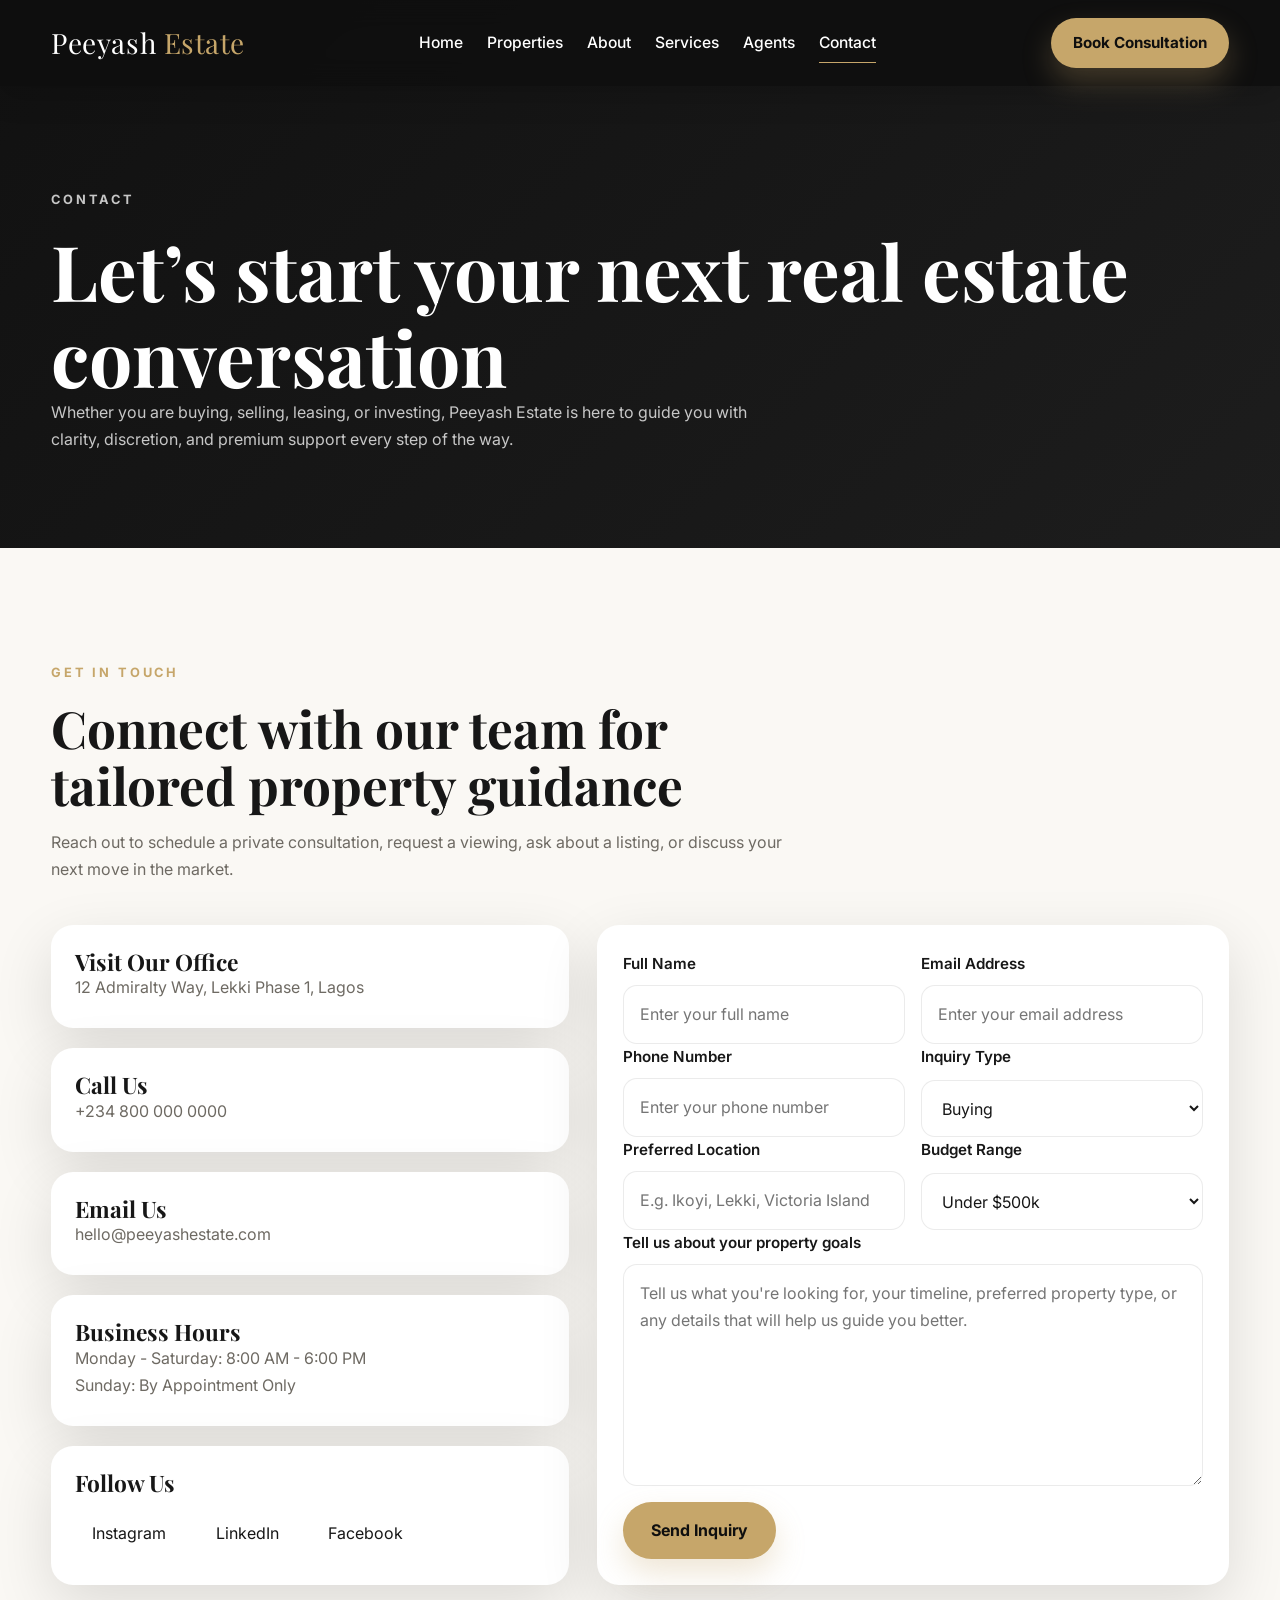
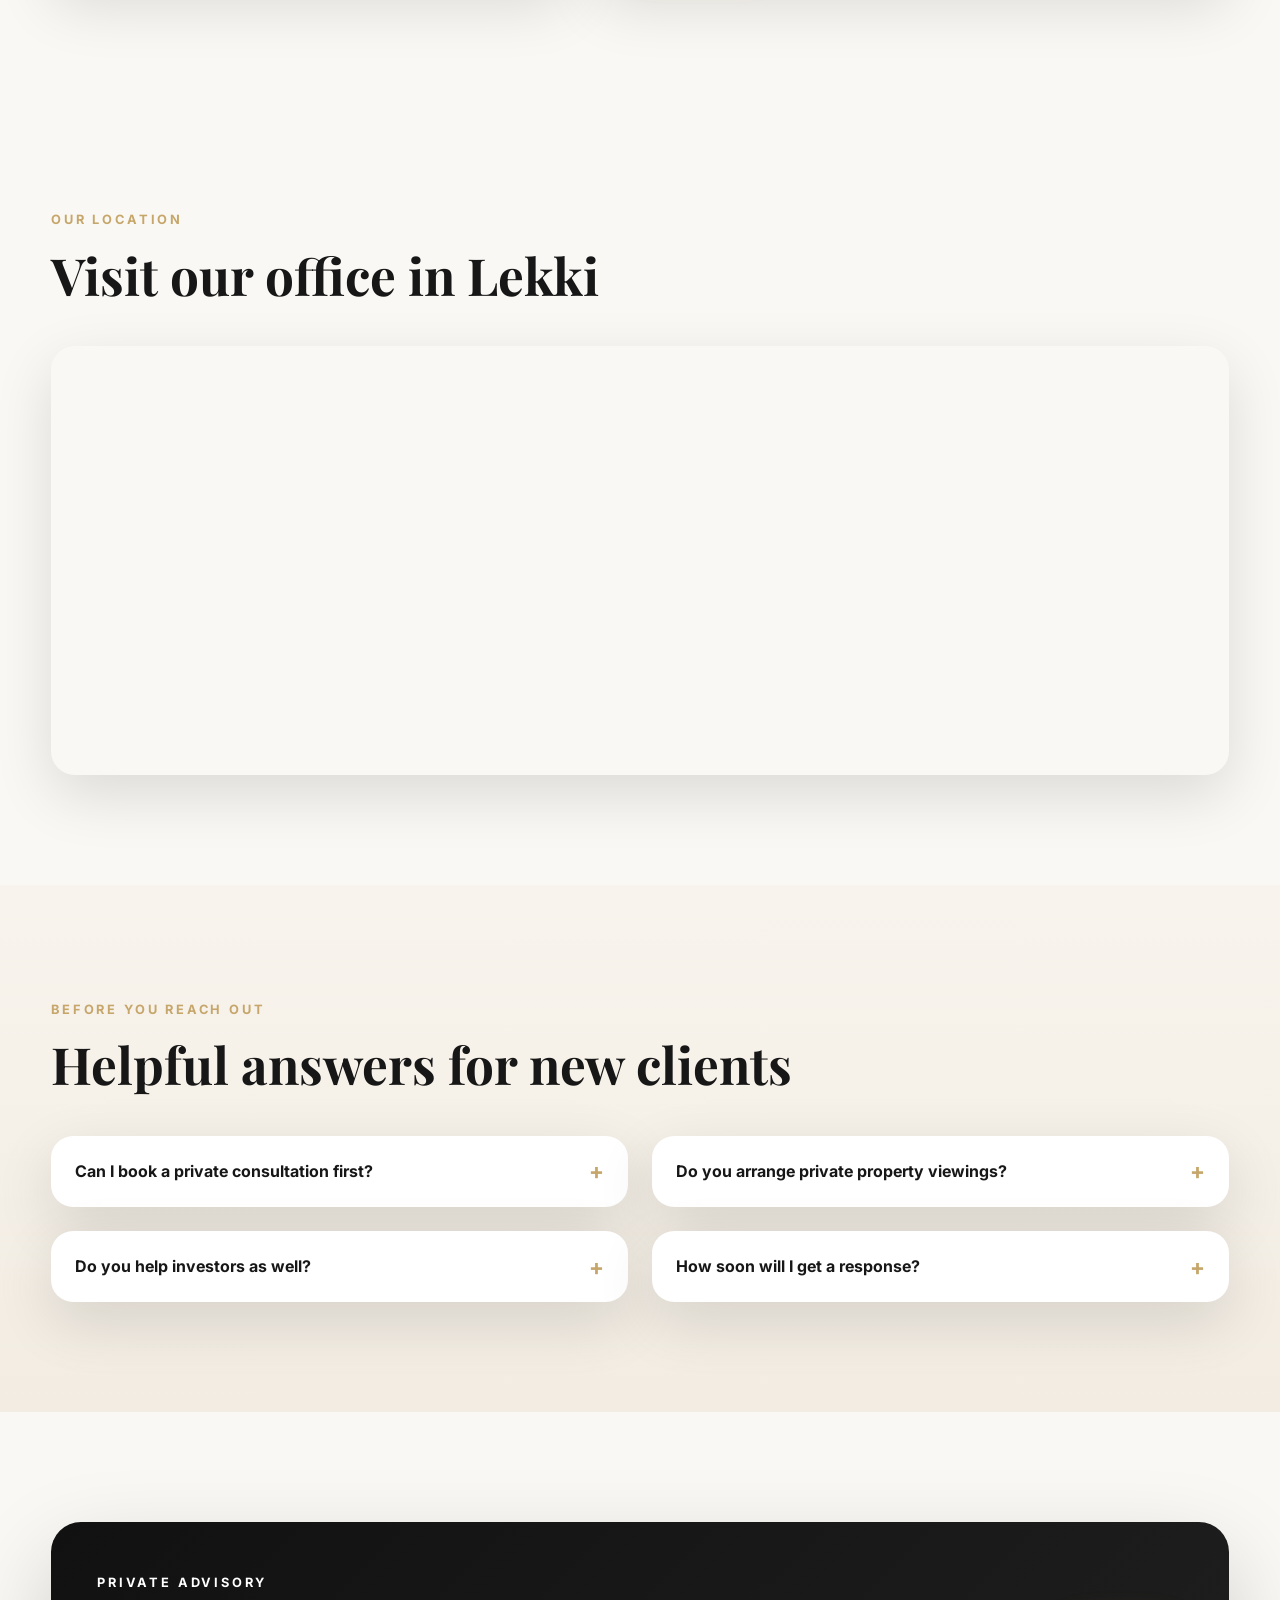
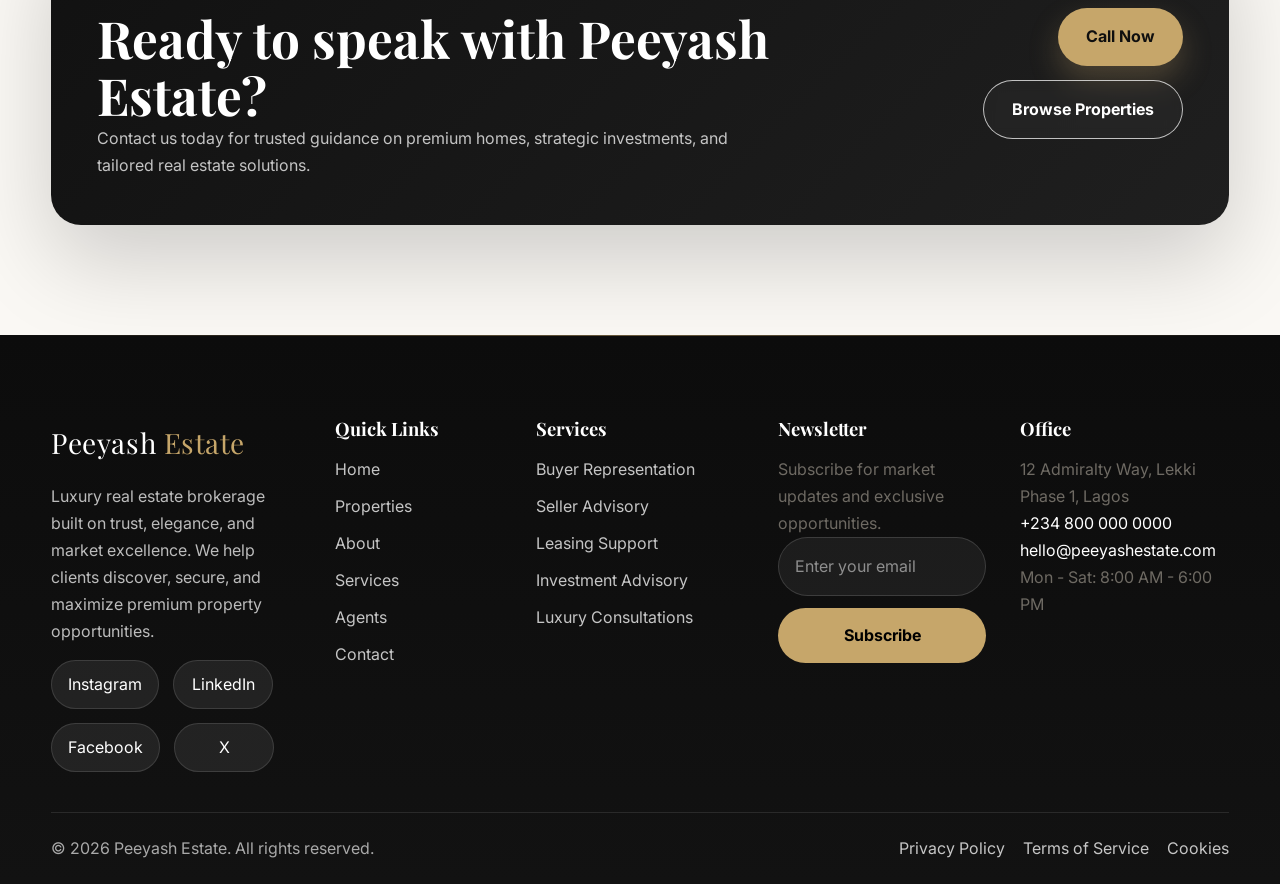
<file: contact.html>
<!doctype html>
<html lang="en">
  <head>
    <meta charset="UTF-8" />
    <meta name="viewport" content="width=device-width, initial-scale=1.0" />
    <title>Contact | Peeyash Estate</title>
    <meta
      name="description"
      content="Contact Peeyash Estate for luxury property inquiries, consultations, private viewings, and premium real estate support."
    />
    <link rel="preconnect" href="https://fonts.googleapis.com" />
    <link rel="preconnect" href="https://fonts.gstatic.com" crossorigin />
    <link
      href="https://fonts.googleapis.com/css2?family=Inter:wght@300;400;500;600;700;800&family=Playfair+Display:wght@500;600;700;800&display=swap"
      rel="stylesheet"
    />
    <link rel="stylesheet" href="styles.css" />
  </head>
  <body>
    <header class="site-header inner-header">
      <div class="container nav-wrap">
        <a href="index.html" class="logo" aria-label="Peeyash Estate Home">
          Peeyash <span>Estate</span>
        </a>

        <nav class="main-nav" id="mainNav" aria-label="Primary Navigation">
          <a href="index.html">Home</a>
          <a href="properties.html">Properties</a>
          <a href="about.html">About</a>
          <a href="services.html">Services</a>
          <a href="agents.html">Agents</a>
          <a href="contact.html" class="active">Contact</a>
        </nav>

        <div class="nav-cta">
          <a href="contact.html" class="btn btn-sm btn-primary"
            >Book Consultation</a
          >
        </div>

        <button
          class="nav-toggle"
          id="navToggle"
          aria-label="Toggle navigation menu"
          aria-expanded="false"
          aria-controls="mainNav"
          type="button"
        >
          <span></span><span></span><span></span>
        </button>
      </div>
    </header>

    <main>
      <!-- HERO -->
      <section class="page-hero">
        <div class="container reveal">
          <p class="eyebrow">Contact</p>
          <h1>Let’s start your next real estate conversation</h1>
          <p>
            Whether you are buying, selling, leasing, or investing, Peeyash
            Estate is here to guide you with clarity, discretion, and premium
            support every step of the way.
          </p>
        </div>
      </section>

      <!-- CONTACT SECTION -->
      <section class="section">
        <div class="container">
          <div class="section-header reveal">
            <p class="eyebrow">Get In Touch</p>
            <h2>Connect with our team for tailored property guidance</h2>
            <p>
              Reach out to schedule a private consultation, request a viewing,
              ask about a listing, or discuss your next move in the market.
            </p>
          </div>

          <div class="contact-layout">
            <div class="contact-info-wrap">
              <div class="contact-card reveal">
                <h3>Visit Our Office</h3>
                <p>12 Admiralty Way, Lekki Phase 1, Lagos</p>
              </div>

              <div class="contact-card reveal">
                <h3>Call Us</h3>
                <p><a href="tel:+2348000000000">+234 800 000 0000</a></p>
              </div>

              <div class="contact-card reveal">
                <h3>Email Us</h3>
                <p>
                  <a href="mailto:hello@peeyashestate.com"
                    >hello@peeyashestate.com</a
                  >
                </p>
              </div>

              <div class="contact-card reveal">
                <h3>Business Hours</h3>
                <p>Monday - Saturday: 8:00 AM - 6:00 PM</p>
                <p>Sunday: By Appointment Only</p>
              </div>

              <div class="contact-card reveal">
                <h3>Follow Us</h3>
                <div class="social-links">
                  <a href="#" aria-label="Instagram">Instagram</a>
                  <a href="#" aria-label="LinkedIn">LinkedIn</a>
                  <a href="#" aria-label="Facebook">Facebook</a>
                </div>
              </div>
            </div>

            <form class="contact-form reveal">
              <div class="form-row">
                <div class="form-group">
                  <label for="fullName">Full Name</label>
                  <input
                    type="text"
                    id="fullName"
                    name="fullName"
                    placeholder="Enter your full name"
                    required
                  />
                </div>

                <div class="form-group">
                  <label for="emailAddress">Email Address</label>
                  <input
                    type="email"
                    id="emailAddress"
                    name="emailAddress"
                    placeholder="Enter your email address"
                    required
                  />
                </div>
              </div>

              <div class="form-row">
                <div class="form-group">
                  <label for="phoneNumber">Phone Number</label>
                  <input
                    type="tel"
                    id="phoneNumber"
                    name="phoneNumber"
                    placeholder="Enter your phone number"
                  />
                </div>

                <div class="form-group">
                  <label for="inquiryType">Inquiry Type</label>
                  <select id="inquiryType" name="inquiryType">
                    <option value="Buying">Buying</option>
                    <option value="Selling">Selling</option>
                    <option value="Leasing">Leasing</option>
                    <option value="Consultation">Consultation</option>
                    <option value="Investment Advisory">
                      Investment Advisory
                    </option>
                  </select>
                </div>
              </div>

              <div class="form-row">
                <div class="form-group">
                  <label for="preferredLocation">Preferred Location</label>
                  <input
                    type="text"
                    id="preferredLocation"
                    name="preferredLocation"
                    placeholder="E.g. Ikoyi, Lekki, Victoria Island"
                  />
                </div>

                <div class="form-group">
                  <label for="budgetRange">Budget Range</label>
                  <select id="budgetRange" name="budgetRange">
                    <option value="Under $500k">Under $500k</option>
                    <option value="$500k - $1M">$500k - $1M</option>
                    <option value="$1M - $3M">$1M - $3M</option>
                    <option value="$3M+">$3M+</option>
                  </select>
                </div>
              </div>

              <div class="form-group">
                <label for="message">Tell us about your property goals</label>
                <textarea
                  id="message"
                  name="message"
                  rows="7"
                  placeholder="Tell us what you're looking for, your timeline, preferred property type, or any details that will help us guide you better."
                ></textarea>
              </div>

              <button type="submit" class="btn btn-primary">
                Send Inquiry
              </button>
            </form>
          </div>
        </div>
      </section>

      <!-- MAP -->
      <section class="section map-section">
        <div class="container">
          <div class="section-header reveal">
            <p class="eyebrow">Our Location</p>
            <h2>Visit our office in Lekki</h2>
          </div>

          <div class="map-box reveal">
            <iframe
              src="https://www.google.com/maps?q=Lekki%20Phase%201%20Lagos&z=14&output=embed"
              width="100%"
              height="420"
              style="border: 0"
              allowfullscreen=""
              loading="lazy"
              referrerpolicy="no-referrer-when-downgrade"
              title="Map showing Lekki Phase 1 Lagos"
            ></iframe>
          </div>
        </div>
      </section>

      <!-- FAQ / REASSURANCE -->
      <section class="section section-muted">
        <div class="container">
          <div class="section-header reveal">
            <p class="eyebrow">Before You Reach Out</p>
            <h2>Helpful answers for new clients</h2>
          </div>

          <div class="faq-grid">
            <details class="faq-item reveal">
              <summary>Can I book a private consultation first?</summary>
              <p>
                Yes. We offer consultations to understand your needs, preferred
                locations, timeline, and budget before recommending next steps.
              </p>
            </details>

            <details class="faq-item reveal">
              <summary>Do you arrange private property viewings?</summary>
              <p>
                Absolutely. We can coordinate private inspections and guided
                viewings based on your schedule and preferences.
              </p>
            </details>

            <details class="faq-item reveal">
              <summary>Do you help investors as well?</summary>
              <p>
                Yes. We support investors with market insight, acquisition
                strategy, and property recommendations aligned with long-term
                value goals.
              </p>
            </details>

            <details class="faq-item reveal">
              <summary>How soon will I get a response?</summary>
              <p>
                Our team aims to respond as quickly as possible during business
                hours and guide you to the right next step.
              </p>
            </details>
          </div>
        </div>
      </section>

      <!-- CTA -->
      <section class="section">
        <div class="container cta-panel reveal">
          <div>
            <p class="eyebrow">Private Advisory</p>
            <h2>Ready to speak with Peeyash Estate?</h2>
            <p>
              Contact us today for trusted guidance on premium homes, strategic
              investments, and tailored real estate solutions.
            </p>
          </div>
          <div class="cta-actions">
            <a href="tel:+2348000000000" class="btn btn-primary">Call Now</a>
            <a href="properties.html" class="btn btn-outline"
              >Browse Properties</a
            >
          </div>
        </div>
      </section>
    </main>

    <footer class="site-footer">
      <div class="container footer-grid">
        <div class="footer-brand">
          <a href="index.html" class="logo footer-logo"
            >Peeyash <span>Estate</span></a
          >
          <p>
            Luxury real estate brokerage built on trust, elegance, and market
            excellence. We help clients discover, secure, and maximize premium
            property opportunities.
          </p>
          <div class="social-links">
            <a href="#" aria-label="Instagram">Instagram</a>
            <a href="#" aria-label="LinkedIn">LinkedIn</a>
            <a href="#" aria-label="Facebook">Facebook</a>
            <a href="#" aria-label="X">X</a>
          </div>
        </div>

        <div>
          <h4>Quick Links</h4>
          <ul>
            <li><a href="index.html">Home</a></li>
            <li><a href="properties.html">Properties</a></li>
            <li><a href="about.html">About</a></li>
            <li><a href="services.html">Services</a></li>
            <li><a href="agents.html">Agents</a></li>
            <li><a href="contact.html">Contact</a></li>
          </ul>
        </div>

        <div>
          <h4>Services</h4>
          <ul>
            <li><a href="services.html">Buyer Representation</a></li>
            <li><a href="services.html">Seller Advisory</a></li>
            <li><a href="services.html">Leasing Support</a></li>
            <li><a href="services.html">Investment Advisory</a></li>
            <li><a href="services.html">Luxury Consultations</a></li>
          </ul>
        </div>

        <div>
          <h4>Newsletter</h4>
          <p>Subscribe for market updates and exclusive opportunities.</p>
          <form class="newsletter-form">
            <label for="newsletter-email-contact" class="sr-only"
              >Email Address</label
            >
            <input
              type="email"
              id="newsletter-email-contact"
              placeholder="Enter your email"
              aria-label="Email address"
            />
            <button type="submit">Subscribe</button>
          </form>
        </div>

        <div>
          <h4>Office</h4>
          <p>12 Admiralty Way, Lekki Phase 1, Lagos</p>
          <p><a href="tel:+2348000000000">+234 800 000 0000</a></p>
          <p>
            <a href="mailto:hello@peeyashestate.com">hello@peeyashestate.com</a>
          </p>
          <p>Mon - Sat: 8:00 AM - 6:00 PM</p>
        </div>
      </div>

      <div class="container footer-bottom">
        <p>© 2026 Peeyash Estate. All rights reserved.</p>
        <div class="footer-bottom-links">
          <a href="#">Privacy Policy</a>
          <a href="#">Terms of Service</a>
          <a href="#">Cookies</a>
        </div>
      </div>
    </footer>

    <script src="main.js"></script>
  </body>
</html>
</file>
<file: styles.css>
:root {
  --charcoal: #171717;
  --soft-black: #0f0f0f;
  --deep-black: #090909;
  --gold: #c6a66a;
  --gold-soft: #e3c994;
  --white: #ffffff;
  --off-white: #faf8f4;
  --cream: #f3eee6;
  --muted: #d9d4cb;
  --text-gray: #6e6a63;
  --text-light: rgba(255, 255, 255, 0.82);
  --border: rgba(0, 0, 0, 0.08);
  --border-light: rgba(255, 255, 255, 0.14);
  --shadow: 0 20px 60px rgba(0, 0, 0, 0.12);
  --shadow-lg: 0 35px 90px rgba(0, 0, 0, 0.18);
  --container: 1240px;
  --radius: 22px;
  --radius-lg: 28px;
  --radius-sm: 16px;
  --transition: 0.45s ease;
  --transition-fast: 0.28s ease;
}

* {
  margin: 0;
  padding: 0;
  box-sizing: border-box;
}

html {
  scroll-behavior: smooth;
}

body {
  font-family: "Inter", sans-serif;
  background: var(--off-white);
  color: var(--charcoal);
  line-height: 1.7;
  overflow-x: hidden;
}

img,
video {
  display: block;
  max-width: 100%;
}

a {
  color: inherit;
  text-decoration: none;
}

ul {
  list-style: none;
}

button,
input,
select,
textarea {
  font: inherit;
}

.container {
  width: min(92%, var(--container));
  margin: 0 auto;
}

.section {
  padding: 110px 0;
  position: relative;
}

.section-muted {
  background: linear-gradient(180deg, #f8f4ed 0%, #f2ece2 100%);
}

.section-dark {
  background: linear-gradient(180deg, #f5f1ea 0%, #efe7dc 100%);
}

h1,
h2,
h3,
h4 {
  font-family: "Playfair Display", serif;
  line-height: 1.12;
  color: var(--charcoal);
}

h1 {
  font-size: clamp(2.9rem, 6vw, 5.4rem);
}

h2 {
  font-size: clamp(2.1rem, 4vw, 3.35rem);
}

h3 {
  font-size: 1.42rem;
}

p {
  color: var(--text-gray);
}

.eyebrow {
  display: inline-block;
  text-transform: uppercase;
  letter-spacing: 0.22em;
  font-size: 0.8rem;
  color: var(--gold);
  margin-bottom: 16px;
  font-weight: 700;
}

.btn {
  display: inline-flex;
  align-items: center;
  justify-content: center;
  gap: 10px;
  padding: 15px 28px;
  border-radius: 999px;
  font-weight: 700;
  transition: var(--transition);
  cursor: pointer;
  border: none;
  position: relative;
  overflow: hidden;
}

.btn::before {
  content: "";
  position: absolute;
  inset: 0;
  background: linear-gradient(120deg, transparent, rgba(255, 255, 255, 0.18), transparent);
  transform: translateX(-120%);
  transition: 0.8s ease;
}

.btn:hover::before {
  transform: translateX(120%);
}

.btn-sm {
  padding: 12px 22px;
  font-size: 0.95rem;
}

.btn-block {
  width: 100%;
}

.btn-primary {
  background: var(--gold);
  color: var(--soft-black);
  box-shadow: 0 14px 30px rgba(198, 166, 106, 0.28);
}

.btn-primary:hover {
  transform: translateY(-3px);
  box-shadow: 0 18px 34px rgba(198, 166, 106, 0.35);
}

.btn-outline {
  border: 1px solid rgba(255, 255, 255, 0.72);
  color: var(--white);
  background: rgba(255, 255, 255, 0.03);
  backdrop-filter: blur(6px);
}

.btn-outline:hover {
  background: rgba(255, 255, 255, 0.1);
  transform: translateY(-3px);
}

.text-link {
  color: var(--gold);
  font-weight: 700;
  position: relative;
}

.text-link::after {
  content: "";
  position: absolute;
  left: 0;
  bottom: -3px;
  width: 100%;
  height: 1px;
  background: currentColor;
  transform: scaleX(0.5);
  transform-origin: left;
  transition: var(--transition-fast);
}

.text-link:hover::after {
  transform: scaleX(1);
}

/* HEADER */
.site-header {
  position: fixed;
  top: 0;
  left: 0;
  width: 100%;
  z-index: 1200;
  padding: 18px 0;
  transition: var(--transition);
}

.site-header.scrolled,
.inner-header {
  background: rgba(15, 15, 15, 0.9);
  backdrop-filter: blur(14px);
  box-shadow: 0 10px 30px rgba(0, 0, 0, 0.16);
}

.nav-wrap {
  display: flex;
  align-items: center;
  justify-content: space-between;
  gap: 24px;
}

.logo {
  color: var(--white);
  font-size: 1.75rem;
  font-family: "Playfair Display", serif;
  letter-spacing: 0.02em;
  white-space: nowrap;
}

.logo span {
  color: var(--gold);
}

.main-nav {
  display: flex;
  gap: 24px;
  align-items: center;
}

.main-nav a {
  color: var(--white);
  position: relative;
  font-size: 0.98rem;
  font-weight: 500;
}

.main-nav a::after {
  content: "";
  position: absolute;
  left: 0;
  bottom: -7px;
  width: 0;
  height: 1.5px;
  background: var(--gold);
  transition: var(--transition-fast);
}

.main-nav a:hover::after,
.main-nav a.active::after {
  width: 100%;
}

.nav-cta {
  display: flex;
  align-items: center;
}

.nav-toggle {
  display: none;
  flex-direction: column;
  gap: 5px;
  background: transparent;
  border: none;
  cursor: pointer;
}

.nav-toggle span {
  width: 26px;
  height: 2px;
  background: var(--white);
  transition: var(--transition-fast);
}

/* HERO */
.hero {
  position: relative;
  min-height: 100vh;
  display: flex;
  align-items: center;
  overflow: hidden;
}

.hero-video,
.hero-overlay {
  position: absolute;
  inset: 0;
  width: 100%;
  height: 100%;
}

.hero-video {
  object-fit: cover;
}

.hero-overlay {
  background:
    linear-gradient(90deg, rgba(8, 8, 8, 0.88) 0%, rgba(8, 8, 8, 0.6) 42%, rgba(8, 8, 8, 0.4) 100%);
}

.hero-content {
  position: relative;
  z-index: 2;
  width: 100%;
  padding-top: 110px;
  padding-bottom: 70px;
}

.hero-grid {
  display: grid;
  grid-template-columns: 1.18fr 0.82fr;
  gap: 42px;
  align-items: center;
}

.hero-copy {
  max-width: 720px;
}

.hero h1,
.hero .hero-text,
.hero .hero-mini-stats strong,
.hero .hero-mini-stats span,
.hero-card h3,
.hero-card label {
  color: var(--white);
}

.hero-text {
  max-width: 650px;
  font-size: 1.08rem;
  margin: 24px 0 34px;
  color: rgba(255, 255, 255, 0.84);
}

.hero-actions {
  display: flex;
  flex-wrap: wrap;
  gap: 14px;
}

.hero-mini-stats {
  display: grid;
  grid-template-columns: repeat(3, 1fr);
  gap: 18px;
  margin-top: 34px;
  max-width: 680px;
}

.hero-mini-stats div {
  padding: 18px 16px;
  border: 1px solid rgba(255, 255, 255, 0.1);
  border-radius: 18px;
  background: rgba(255, 255, 255, 0.04);
  backdrop-filter: blur(8px);
}

.hero-mini-stats strong {
  display: block;
  font-size: 1.35rem;
  font-family: "Playfair Display", serif;
  margin-bottom: 4px;
}

.hero-mini-stats span {
  font-size: 0.92rem;
  color: rgba(255, 255, 255, 0.74);
}

.glass-card {
  background: linear-gradient(180deg, rgba(255,255,255,0.12) 0%, rgba(255,255,255,0.06) 100%);
  border: 1px solid rgba(255,255,255,0.14);
  backdrop-filter: blur(18px);
  box-shadow: var(--shadow-lg);
  border-radius: 26px;
}

.hero-card {
  padding: 30px;
  color: var(--white);
}

.search-card-top {
  margin-bottom: 22px;
}

.search-card-top h3 {
  font-size: 1.7rem;
}

.hero-search-form {
  display: grid;
  gap: 16px;
}

.form-group {
  display: grid;
  gap: 8px;
}

.form-group label {
  font-size: 0.95rem;
  font-weight: 600;
}

.form-row {
  display: grid;
  grid-template-columns: 1fr 1fr;
  gap: 16px;
}

.hero-search-form select,
.hero-search-form input,
.contact-form input,
.contact-form select,
.contact-form textarea,
.newsletter-form input {
  width: 100%;
  padding: 15px 16px;
  border-radius: 14px;
  border: 1px solid var(--border);
  background: var(--white);
  font-family: inherit;
  color: var(--charcoal);
  outline: none;
  transition: var(--transition-fast);
}

.hero-search-form select:focus,
.hero-search-form input:focus,
.contact-form input:focus,
.contact-form select:focus,
.contact-form textarea:focus,
.newsletter-form input:focus {
  border-color: rgba(198, 166, 106, 0.7);
  box-shadow: 0 0 0 4px rgba(198, 166, 106, 0.12);
}

/* PAGE HERO */
.page-hero {
  padding: 185px 0 95px;
  background: linear-gradient(135deg, #111 0%, #1d1d1d 100%);
  color: var(--white);
}

.page-hero h1,
.page-hero p {
  color: var(--white);
}

.page-hero p {
  max-width: 720px;
  color: rgba(255, 255, 255, 0.76);
}

/* TRUST STRIP */
.brand-strip {
  position: relative;
  z-index: 5;
  margin-top: -44px;
  padding-bottom: 18px;
}

.brand-strip-inner {
  background: var(--white);
  border-radius: 22px;
  box-shadow: var(--shadow);
  padding: 22px 26px;
  display: grid;
  grid-template-columns: repeat(5, 1fr);
  gap: 16px;
  align-items: center;
  text-align: center;
}

.brand-strip-inner span {
  font-size: 0.95rem;
  color: var(--charcoal);
  font-weight: 600;
  position: relative;
}

.brand-strip-inner span:not(:last-child)::after {
  content: "";
  position: absolute;
  right: -8px;
  top: 50%;
  width: 1px;
  height: 28px;
  background: var(--border);
  transform: translateY(-50%);
}

/* STATS */
.stats-strip {
  position: relative;
  z-index: 2;
  padding-top: 16px;
}

.stats-grid {
  display: grid;
  grid-template-columns: repeat(4, 1fr);
  background: var(--white);
  padding: 38px 34px;
  border-radius: 24px;
  box-shadow: var(--shadow);
  gap: 18px;
}

.stat {
  text-align: center;
  border-right: 1px solid var(--border);
}

.stat:last-child {
  border-right: none;
}

.stat strong {
  display: block;
  font-size: 2.05rem;
  font-family: "Playfair Display", serif;
  color: var(--charcoal);
  margin-bottom: 4px;
}

.stat span {
  color: var(--text-gray);
  font-size: 0.96rem;
  font-weight: 500;
}

/* GENERIC SECTION HEADER */
.section-header {
  max-width: 760px;
  margin-bottom: 42px;
}

.section-header p:last-child {
  margin-top: 14px;
}

/* LISTINGS */
.featured-grid,
.category-grid,
.process-grid,
.neighborhood-grid,
.testimonial-grid,
.faq-grid,
.property-grid,
.service-grid,
.team-grid,
.timeline-grid {
  display: grid;
  gap: 24px;
}

.featured-grid {
  grid-template-columns: repeat(3, 1fr);
}

.listing-card,
.property-card,
.service-card,
.agent-card,
.feature-item,
.contact-card,
.quote-panel,
.timeline-item,
.category-card,
.process-card,
.neighborhood-card,
.testimonial-card,
.faq-item {
  background: var(--white);
  border-radius: var(--radius);
  box-shadow: var(--shadow);
}

.listing-card,
.property-card {
  overflow: hidden;
  position: relative;
  transition: transform var(--transition), box-shadow var(--transition);
}

.listing-card:hover,
.property-card:hover {
  transform: translateY(-10px);
  box-shadow: var(--shadow-lg);
}

.listing-image-wrap {
  position: relative;
  overflow: hidden;
}

.listing-card img,
.property-card img {
  width: 100%;
  height: 310px;
  object-fit: cover;
  transition: transform 0.8s ease;
}

.listing-card:hover img,
.property-card:hover img {
  transform: scale(1.06);
}

.listing-badge,
.listing-tag {
  position: absolute;
  top: 18px;
  left: 18px;
  display: inline-flex;
  align-items: center;
  justify-content: center;
  padding: 8px 14px;
  border-radius: 999px;
  background: rgba(198, 166, 106, 0.95);
  color: #1b1b1b;
  font-size: 0.82rem;
  font-weight: 700;
  box-shadow: 0 8px 18px rgba(0, 0, 0, 0.12);
}

.listing-info,
.property-card-body,
.service-card,
.agent-card,
.contact-card,
.quote-panel,
.timeline-item,
.category-card,
.process-card,
.neighborhood-card,
.testimonial-card {
  padding: 24px;
}

.listing-info > p {
  margin-top: 6px;
}

.listing-meta,
.listing-bottom {
  display: flex;
  justify-content: space-between;
  gap: 12px;
  flex-wrap: wrap;
}

.listing-meta {
  margin: 18px 0;
  padding: 16px 0;
  border-top: 1px solid var(--border);
  border-bottom: 1px solid var(--border);
  font-size: 0.93rem;
}

.listing-bottom strong {
  font-size: 1.12rem;
  color: var(--charcoal);
}

/* SPLIT SECTION */
.split-layout {
  display: grid;
  grid-template-columns: 1.02fr 1fr;
  gap: 56px;
  align-items: center;
}

.image-panel {
  position: relative;
}

.image-panel img {
  min-height: 640px;
  width: 100%;
  object-fit: cover;
  border-radius: 28px;
  box-shadow: var(--shadow-lg);
}

.feature-list {
  display: grid;
  gap: 20px;
}

.feature-item {
  border-left: 3px solid var(--gold);
  border-radius: 0 18px 18px 0;
  transition: transform var(--transition-fast), box-shadow var(--transition-fast);
}

.feature-item:hover {
  transform: translateX(6px);
  box-shadow: 0 16px 38px rgba(0, 0, 0, 0.1);
}

.feature-item p {
  margin-top: 10px;
}

/* CATEGORY */
.category-grid {
  grid-template-columns: repeat(4, 1fr);
}

.category-card {
  transition: transform var(--transition), box-shadow var(--transition);
  position: relative;
  overflow: hidden;
}

.category-card::before {
  content: "";
  position: absolute;
  inset: auto 0 0 0;
  height: 4px;
  background: linear-gradient(90deg, var(--gold), transparent);
}

.category-card:hover {
  transform: translateY(-8px);
  box-shadow: var(--shadow-lg);
}

.category-card p {
  margin: 10px 0 18px;
}

/* PROCESS */
.process-grid {
  grid-template-columns: repeat(4, 1fr);
}

.process-card {
  position: relative;
  padding: 28px 24px 24px;
  transition: transform var(--transition-fast), box-shadow var(--transition-fast);
}

.process-card:hover {
  transform: translateY(-8px);
  box-shadow: var(--shadow-lg);
}

.process-card span {
  display: inline-flex;
  width: 54px;
  height: 54px;
  align-items: center;
  justify-content: center;
  border-radius: 50%;
  background: rgba(198, 166, 106, 0.12);
  color: var(--gold);
  font-weight: 800;
  margin-bottom: 16px;
}

.process-card p {
  margin-top: 10px;
}

/* NEIGHBORHOODS */
.neighborhood-grid {
  grid-template-columns: repeat(4, 1fr);
}

.neighborhood-card {
  min-height: 220px;
  padding: 28px;
  background:
    linear-gradient(180deg, rgba(255,255,255,0.95), rgba(255,255,255,0.95)),
    linear-gradient(135deg, rgba(198,166,106,0.12), transparent);
  transition: transform var(--transition-fast), box-shadow var(--transition-fast);
}

.neighborhood-card:hover {
  transform: translateY(-8px);
  box-shadow: var(--shadow-lg);
}

.neighborhood-card p {
  margin-top: 10px;
}

/* TESTIMONIALS */
.testimonial-grid {
  grid-template-columns: repeat(3, 1fr);
}

.testimonial-card {
  position: relative;
  background: linear-gradient(180deg, #ffffff 0%, #fbf9f5 100%);
}

.testimonial-card::before {
  content: "“";
  position: absolute;
  top: 14px;
  right: 18px;
  font-size: 4rem;
  line-height: 1;
  color: rgba(198, 166, 106, 0.18);
  font-family: "Playfair Display", serif;
}

.testimonial-card p {
  margin-bottom: 18px;
}

.testimonial-card h4 {
  margin-bottom: 2px;
}

/* FAQ */
.faq-grid {
  grid-template-columns: repeat(2, 1fr);
}

.faq-item {
  overflow: hidden;
}

.faq-item summary {
  list-style: none;
  cursor: pointer;
  padding: 22px 24px;
  font-weight: 700;
  color: var(--charcoal);
  position: relative;
}

.faq-item summary::-webkit-details-marker {
  display: none;
}

.faq-item summary::after {
  content: "+";
  position: absolute;
  right: 24px;
  top: 50%;
  transform: translateY(-50%);
  font-size: 1.4rem;
  color: var(--gold);
}

.faq-item[open] summary::after {
  content: "–";
}

.faq-item p {
  padding: 0 24px 22px;
  margin-top: -4px;
}

/* CTA */
.section-actions {
  margin-top: 36px;
  display: flex;
  justify-content: center;
}

.cta-panel {
  display: flex;
  align-items: center;
  justify-content: space-between;
  gap: 24px;
  padding: 46px;
  background: linear-gradient(135deg, #111 0%, #1f1f1f 100%);
  border-radius: 30px;
  color: var(--white);
  box-shadow: var(--shadow-lg);
}

.cta-panel h2,
.cta-panel p,
.cta-panel .eyebrow {
  color: var(--white);
}

.cta-panel p {
  color: rgba(255, 255, 255, 0.75);
  max-width: 650px;
}

.cta-actions {
  display: flex;
  flex-wrap: wrap;
  gap: 14px;
  align-items: center;
  justify-content: flex-end;
}

/* EXISTING INNER PAGE SUPPORT */
.filter-bar {
  display: grid;
  grid-template-columns: repeat(3, 1fr);
  gap: 16px;
  margin-bottom: 34px;
}

.property-grid {
  grid-template-columns: repeat(3, 1fr);
}

.property-card {
  position: relative;
}

.service-grid {
  grid-template-columns: repeat(3, 1fr);
}

.service-card {
  min-height: 260px;
  transition: transform var(--transition-fast), box-shadow var(--transition-fast);
}

.service-card:hover {
  transform: translateY(-8px);
  box-shadow: var(--shadow-lg);
}

.timeline-grid {
  grid-template-columns: repeat(4, 1fr);
}

.timeline-item span {
  display: inline-block;
  margin-bottom: 14px;
  color: var(--gold);
  font-weight: 700;
}

.quote-panel blockquote {
  font-family: "Playfair Display", serif;
  font-size: clamp(1.5rem, 3vw, 2.4rem);
  color: var(--charcoal);
  margin-bottom: 16px;
}

.team-grid {
  grid-template-columns: repeat(3, 1fr);
}

.agent-card {
  text-align: center;
  transition: transform var(--transition-fast), box-shadow var(--transition-fast);
}

.agent-card:hover {
  transform: translateY(-8px);
  box-shadow: var(--shadow-lg);
}

.agent-card img {
  width: 100%;
  height: 350px;
  object-fit: cover;
  border-radius: 18px;
  margin-bottom: 18px;
}

.contact-layout {
  display: grid;
  grid-template-columns: 0.9fr 1.1fr;
  gap: 28px;
}

.contact-form {
  background: var(--white);
  border-radius: var(--radius);
  box-shadow: var(--shadow);
  padding: 26px;
}

.contact-form textarea {
  resize: vertical;
  margin-bottom: 16px;
  min-height: 140px;
}

.map-box {
  overflow: hidden;
  border-radius: 24px;
  box-shadow: var(--shadow);
}

.contact-card {
  transition: transform var(--transition-fast), box-shadow var(--transition-fast);
}

.contact-card:hover {
  transform: translateY(-6px);
  box-shadow: var(--shadow-lg);
}

.social-links {
  display: flex;
  gap: 14px;
  flex-wrap: wrap;
  margin-top: 14px;
}

.social-links a {
  display: inline-flex;
  align-items: center;
  justify-content: center;
  min-width: 100px;
  padding: 10px 16px;
  border-radius: 999px;
  background: rgba(255,255,255,0.08);
  border: 1px solid rgba(255,255,255,0.12);
  transition: var(--transition-fast);
}

.social-links a:hover {
  background: rgba(198,166,106,0.14);
  color: var(--gold-soft);
  border-color: rgba(198,166,106,0.28);
}

/* MODAL */
.modal {
  position: fixed;
  inset: 0;
  display: none;
  align-items: center;
  justify-content: center;
  padding: 20px;
  background: rgba(0, 0, 0, 0.55);
  z-index: 2000;
}

.modal.show {
  display: flex;
}

.modal-content {
  background: var(--white);
  width: min(520px, 100%);
  border-radius: 20px;
  padding: 28px;
  position: relative;
}

.close-modal {
  position: absolute;
  top: 12px;
  right: 14px;
  background: transparent;
  border: none;
  font-size: 1.8rem;
  cursor: pointer;
}

/* FOOTER */
.site-footer {
  background: linear-gradient(180deg, #0c0c0c 0%, #121212 100%);
  color: rgba(255, 255, 255, 0.82);
  padding-top: 84px;
  position: relative;
}

.site-footer::before {
  content: "";
  position: absolute;
  inset: 0 0 auto 0;
  height: 1px;
  background: linear-gradient(90deg, transparent, rgba(198,166,106,0.5), transparent);
}

.footer-grid {
  display: grid;
  grid-template-columns: 1.2fr 0.8fr 1fr 1fr 1fr;
  gap: 34px;
  padding-bottom: 40px;
}

.footer-brand p {
  margin-top: 16px;
  color: rgba(255,255,255,0.72);
  max-width: 360px;
}

.site-footer h4,
.footer-logo,
.site-footer a {
  color: var(--white);
}

.site-footer h4 {
  font-size: 1.15rem;
  margin-bottom: 16px;
}

.site-footer ul li + li {
  margin-top: 10px;
}

.site-footer ul a,
.footer-bottom-links a {
  color: rgba(255,255,255,0.76);
  transition: var(--transition-fast);
}

.site-footer ul a:hover,
.footer-bottom-links a:hover,
.site-footer p a:hover {
  color: var(--gold-soft);
}

.newsletter-form {
  display: flex;
  flex-direction: column;
  gap: 12px;
}

.newsletter-form input {
  background: rgba(255, 255, 255, 0.06);
  color: var(--white);
  border-color: rgba(255, 255, 255, 0.14);
  border-radius: 999px;
}

.newsletter-form input::placeholder {
  color: rgba(255, 255, 255, 0.5);
}

.newsletter-form button {
  padding: 14px 16px;
  border-radius: 999px;
  background: var(--gold);
  border: none;
  font-weight: 700;
  cursor: pointer;
  transition: var(--transition-fast);
}

.newsletter-form button:hover {
  transform: translateY(-2px);
}

.footer-bottom {
  border-top: 1px solid rgba(255,255,255,0.1);
  padding: 22px 0;
  display: flex;
  justify-content: space-between;
  gap: 16px;
  align-items: center;
  flex-wrap: wrap;
}

.footer-bottom p {
  color: rgba(255,255,255,0.64);
}

.footer-bottom-links {
  display: flex;
  gap: 18px;
  flex-wrap: wrap;
}

/* REVEAL */
.reveal {
  opacity: 0;
  transform: translateY(38px);
  transition: opacity 0.8s ease, transform 0.8s ease;
}

.reveal.visible {
  opacity: 1;
  transform: translateY(0);
}

.stagger-grid .property-item {
  opacity: 0;
  transform: translateY(38px);
  transition: opacity 0.7s ease, transform 0.7s ease;
}

.stagger-grid .property-item.visible {
  opacity: 1;
  transform: translateY(0);
}

/* RESPONSIVE */
@media (max-width: 1180px) {
  .hero-grid,
  .split-layout,
  .contact-layout {
    grid-template-columns: 1fr;
  }

  .featured-grid,
  .category-grid,
  .process-grid,
  .neighborhood-grid,
  .testimonial-grid,
  .property-grid,
  .service-grid,
  .team-grid,
  .timeline-grid {
    grid-template-columns: repeat(2, 1fr);
  }

  .faq-grid,
  .stats-grid,
  .footer-grid {
    grid-template-columns: repeat(2, 1fr);
  }

  .footer-grid > *:first-child {
    grid-column: 1 / -1;
  }

  .hero-copy {
    max-width: 100%;
  }
}

@media (max-width: 860px) {
  .main-nav {
    position: fixed;
    top: 76px;
    right: 4%;
    width: min(320px, 92vw);
    background: rgba(15,15,15,0.97);
    border-radius: 18px;
    padding: 20px;
    display: flex;
    flex-direction: column;
    align-items: flex-start;
    gap: 18px;
    opacity: 0;
    pointer-events: none;
    transform: translateY(-10px);
    transition: var(--transition);
    box-shadow: var(--shadow-lg);
  }

  .main-nav.show {
    opacity: 1;
    pointer-events: auto;
    transform: translateY(0);
  }

  .nav-toggle {
    display: flex;
  }

  .nav-cta {
    display: none;
  }

  .brand-strip-inner,
  .featured-grid,
  .category-grid,
  .process-grid,
  .neighborhood-grid,
  .testimonial-grid,
  .faq-grid,
  .property-grid,
  .service-grid,
  .team-grid,
  .timeline-grid,
  .stats-grid,
  .footer-grid,
  .form-row,
  .filter-bar {
    grid-template-columns: 1fr;
  }

  .brand-strip-inner span::after {
    display: none;
  }

  .hero-mini-stats {
    grid-template-columns: 1fr;
  }

  .image-panel img {
    min-height: 420px;
  }

  .stat {
    border-right: none;
    border-bottom: 1px solid var(--border);
    padding-bottom: 16px;
  }

  .stat:last-child {
    border-bottom: none;
    padding-bottom: 0;
  }

  .cta-panel {
    flex-direction: column;
    align-items: flex-start;
  }

  .footer-bottom {
    flex-direction: column;
    align-items: flex-start;
  }
}

@media (max-width: 560px) {
  .section {
    padding: 78px 0;
  }

  .hero-content {
    padding-top: 115px;
    padding-bottom: 50px;
  }

  .hero-card,
  .stats-grid,
  .listing-info,
  .property-card-body,
  .service-card,
  .agent-card,
  .contact-card,
  .quote-panel,
  .timeline-item,
  .cta-panel,
  .contact-form,
  .category-card,
  .process-card,
  .neighborhood-card,
  .testimonial-card {
    padding: 22px;
  }

  h1 {
    font-size: clamp(2.4rem, 9vw, 3.5rem);
  }

  h2 {
    font-size: clamp(1.8rem, 7vw, 2.5rem);
  }

  .btn,
  .btn-sm {
    width: 100%;
  }

  .hero-actions,
  .cta-actions {
    width: 100%;
  }
}
.sr-only {
  position: absolute;
  width: 1px;
  height: 1px;
  padding: 0;
  margin: -1px;
  overflow: hidden;
  clip: rect(0, 0, 0, 0);
  white-space: nowrap;
  border: 0;
}
.contact-info-wrap {
  display: grid;
  gap: 20px;
}
</file>
